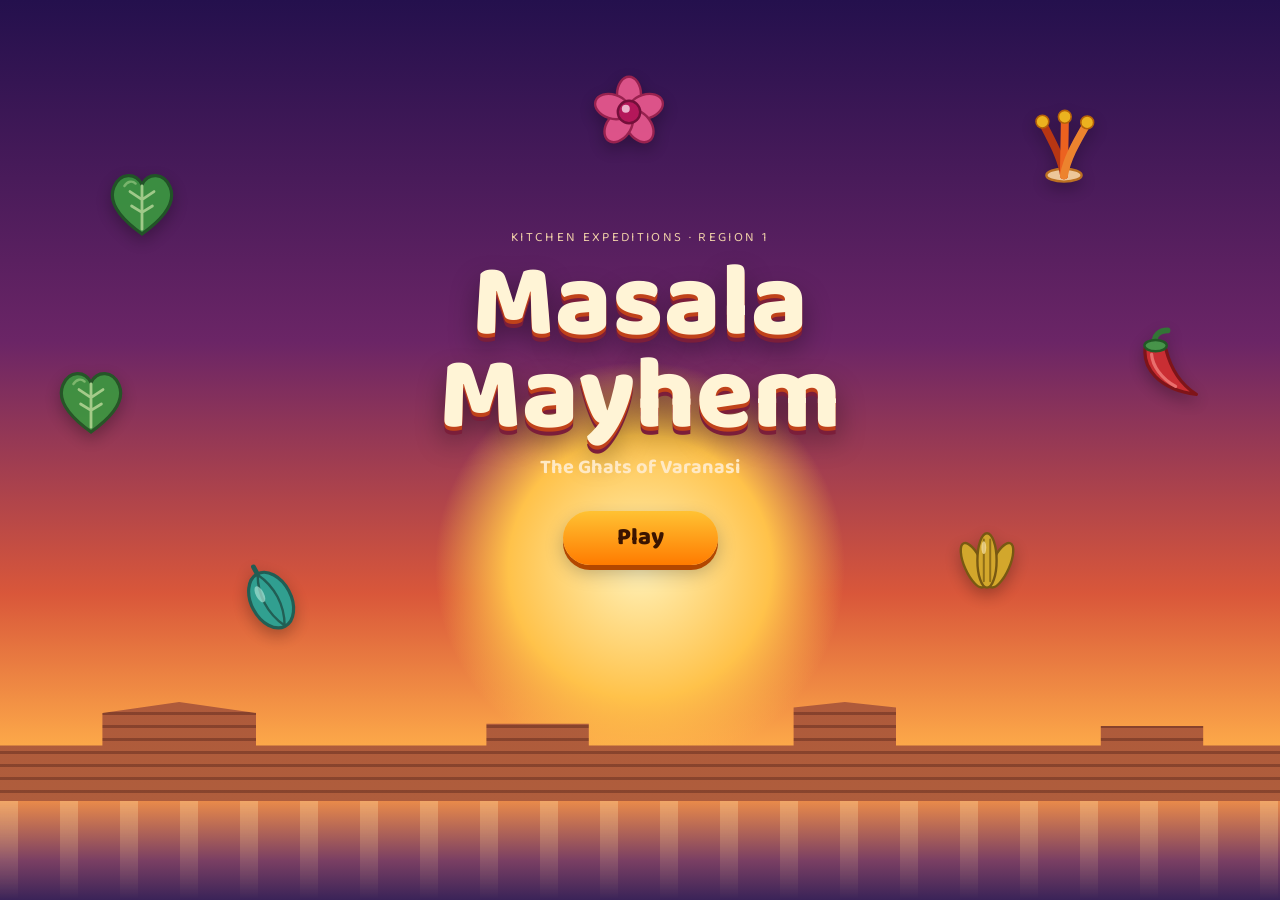
<file: index.html>
<!doctype html>
<html lang="en">
<head>
<meta charset="utf-8">
<meta name="viewport" content="width=device-width, initial-scale=1, minimum-scale=1, maximum-scale=1, viewport-fit=cover, user-scalable=no">
<title>Masala Mayhem</title>
<meta name="description" content="A match-3 spice puzzle set on the ghats of Varanasi.">
<meta name="theme-color" content="#1b1035">
<link rel="icon" href="favicon.svg" type="image/svg+xml">
<link rel="preconnect" href="https://fonts.googleapis.com">
<link rel="preconnect" href="https://fonts.gstatic.com" crossorigin>
<link href="https://fonts.googleapis.com/css2?family=Baloo+2:wght@500;700;800&display=swap" rel="stylesheet">
<link rel="stylesheet" href="style.css">
</head>
<body>

<!-- shared gradients used by tile art -->
<svg width="0" height="0" style="position:absolute" aria-hidden="true">
  <defs>
    <radialGradient id="tadkaGlow">
      <stop offset="0%" stop-color="#fff3b0" stop-opacity=".95"/>
      <stop offset="55%" stop-color="#ffb300" stop-opacity=".55"/>
      <stop offset="100%" stop-color="#ff6d00" stop-opacity="0"/>
    </radialGradient>
    <radialGradient id="diyaGlow">
      <stop offset="0%" stop-color="#fff6c2" stop-opacity=".95"/>
      <stop offset="100%" stop-color="#ff9800" stop-opacity="0"/>
    </radialGradient>
  </defs>
</svg>

<div id="app">

  <!-- TITLE -->
  <section id="screen-title" class="screen active">
    <div class="sun"></div>
    <div class="floaters" id="floaters"></div>
    <div class="title-content">
      <div class="kicker">Kitchen Expeditions · Region 1</div>
      <h1 class="logo">Masala<br>Mayhem</h1>
      <div class="subtitle">The Ghats of Varanasi</div>
      <button class="btn primary big" id="btnPlay">Play</button>
    </div>
    <div class="skyline">
      <div class="ghat-steps"></div>
      <div class="ganga"></div>
    </div>
  </section>

  <!-- MAP -->
  <section id="screen-map" class="screen">
    <header class="map-head">
      <button class="icon-btn" id="btnMapHome" aria-label="Home">⌂</button>
      <div class="map-title">
        <div class="small">Region 1</div>
        <div class="big">Varanasi</div>
      </div>
      <button class="chip" id="btnRecipe" hidden>🥛 Recipe</button>
      <div class="chip stars-chip">★ <span id="mapStars">0</span></div>
      <button class="icon-btn" id="btnMuteMap" aria-label="Sound">🔊</button>
    </header>
    <div class="map-scroll" id="mapScroll">
      <div class="map-inner">
        <div class="map-river"></div>
        <div class="map-list" id="mapList"></div>
      </div>
    </div>
  </section>

  <!-- GAME -->
  <section id="screen-game" class="screen">
    <header class="hud">
      <button class="icon-btn" id="btnBack" aria-label="Back to map">‹</button>
      <div class="hud-level">
        <div id="hudGhat" class="small">Assi Ghat</div>
        <div id="hudTitle" class="big">Level 1</div>
      </div>
      <button class="icon-btn" id="btnMute" aria-label="Sound">🔊</button>
      <div class="hud-moves" id="movesBox"><span id="hudMoves">20</span><small>moves</small></div>
    </header>
    <div class="hud2">
      <div class="score-box">
        <div class="small">Score</div>
        <div id="hudScore" class="score">0</div>
        <div class="starbar"><div id="starFill"></div><div id="starMarks"><i></i><i></i><i></i></div></div>
      </div>
      <div class="goals" id="goals"></div>
    </div>
    <div id="boardWrap">
      <div id="board">
        <div id="cellLayer"></div>
        <div id="tileLayer"></div>
        <div id="overLayer"></div>
        <div id="fxLayer"></div>
      </div>
    </div>
    <div class="boosters">
      <button class="booster" data-b="pin" aria-label="Rolling Pin">
        <svg viewBox="0 0 100 100"><g transform="rotate(-30 50 50)"><rect x="3" y="44" width="16" height="12" rx="6" fill="#8d5a2b"/><rect x="81" y="44" width="16" height="12" rx="6" fill="#8d5a2b"/><rect x="16" y="36" width="68" height="28" rx="14" fill="#d9a066" stroke="#6d4424" stroke-width="4"/></g></svg>
        <span class="bname">Pin <span class="dir"></span></span><span class="count">0</span>
      </button>
      <button class="booster" data-b="whisk" aria-label="Whisk">
        <svg viewBox="0 0 100 100"><path d="M50 58 L50 94" stroke="#8d5a2b" stroke-width="10" stroke-linecap="round"/><g fill="none" stroke="#cfd8dc" stroke-width="4"><path d="M50 60 C20 40 26 6 50 6 C74 6 80 40 50 60Z"/><path d="M50 60 C34 40 38 8 50 6 C62 8 66 40 50 60Z"/><path d="M50 60 L50 6"/></g></svg>
        <span class="bname">Whisk</span><span class="count">0</span>
      </button>
      <button class="booster" data-b="saffron" aria-label="Saffron Drop">
        <svg viewBox="0 0 100 100"><path d="M50 8 C66 34 80 50 80 66 A30 30 0 0 1 20 66 C20 50 34 34 50 8Z" fill="#ff8a1f" stroke="#b33c00" stroke-width="4"/><path d="M38 60 C36 72 44 80 54 80" stroke="#ffe0a0" stroke-width="5" fill="none" stroke-linecap="round"/></svg>
        <span class="bname">Saffron</span><span class="count">0</span>
      </button>
    </div>
  </section>
</div>

<div id="modal" class="modal hidden"><div class="modal-card" id="modalCard"></div></div>
<div id="toast"></div>

<script src="levels.js"></script>
<script src="game.js"></script>
</body>
</html>
</file>
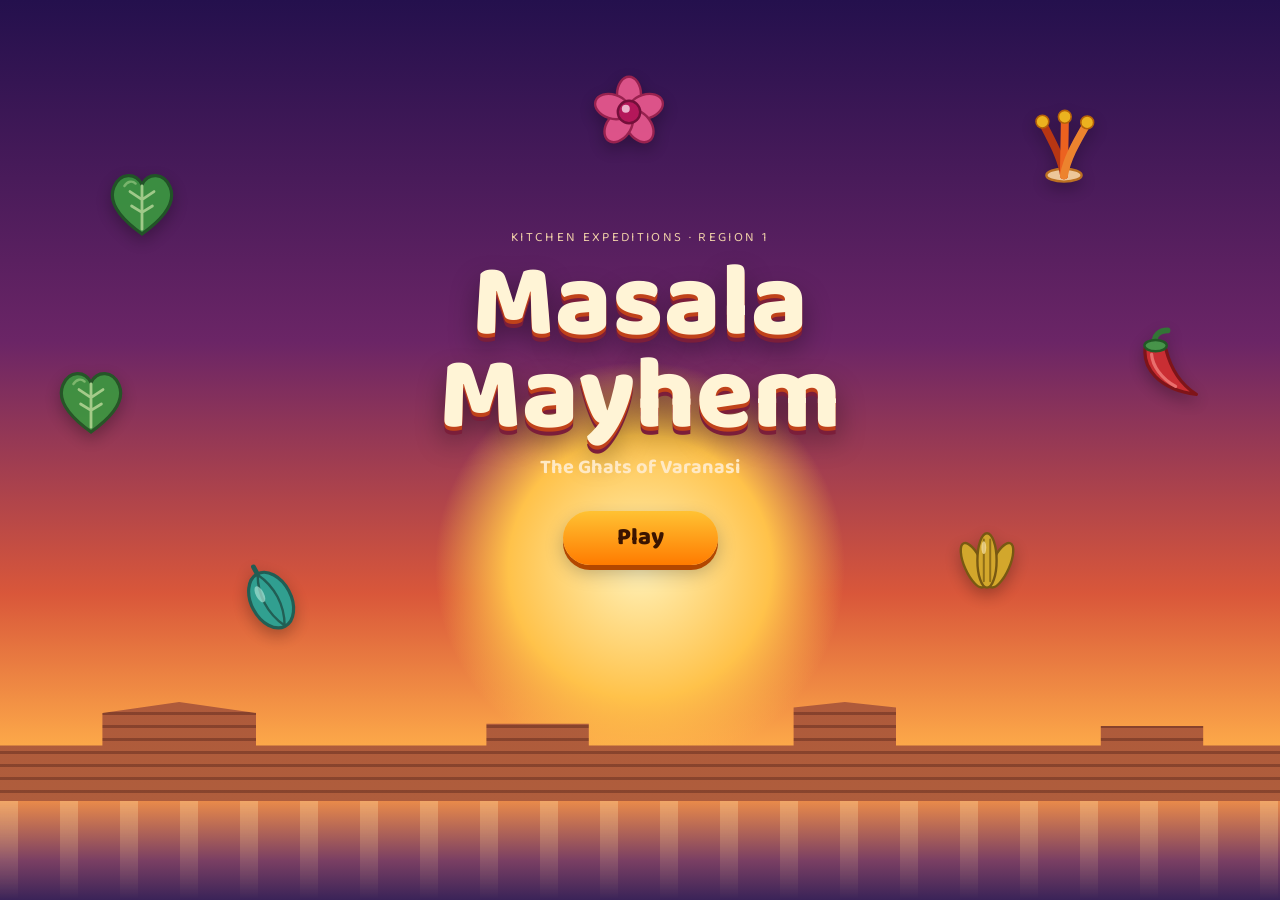
<file: ios/MasalaMayhem/web/index.html>
<!doctype html>
<html lang="en">
<head>
<meta charset="utf-8">
<meta name="viewport" content="width=device-width, initial-scale=1, minimum-scale=1, maximum-scale=1, viewport-fit=cover, user-scalable=no">
<title>Masala Mayhem</title>
<meta name="description" content="A match-3 spice puzzle set on the ghats of Varanasi.">
<meta name="theme-color" content="#1b1035">
<link rel="icon" href="favicon.svg" type="image/svg+xml">
<link rel="preconnect" href="https://fonts.googleapis.com">
<link rel="preconnect" href="https://fonts.gstatic.com" crossorigin>
<link href="https://fonts.googleapis.com/css2?family=Baloo+2:wght@500;700;800&display=swap" rel="stylesheet">
<link rel="stylesheet" href="style.css">
</head>
<body>

<!-- shared gradients used by tile art -->
<svg width="0" height="0" style="position:absolute" aria-hidden="true">
  <defs>
    <radialGradient id="tadkaGlow">
      <stop offset="0%" stop-color="#fff3b0" stop-opacity=".95"/>
      <stop offset="55%" stop-color="#ffb300" stop-opacity=".55"/>
      <stop offset="100%" stop-color="#ff6d00" stop-opacity="0"/>
    </radialGradient>
    <radialGradient id="diyaGlow">
      <stop offset="0%" stop-color="#fff6c2" stop-opacity=".95"/>
      <stop offset="100%" stop-color="#ff9800" stop-opacity="0"/>
    </radialGradient>
  </defs>
</svg>

<div id="app">

  <!-- TITLE -->
  <section id="screen-title" class="screen active">
    <div class="sun"></div>
    <div class="floaters" id="floaters"></div>
    <div class="title-content">
      <div class="kicker">Kitchen Expeditions · Region 1</div>
      <h1 class="logo">Masala<br>Mayhem</h1>
      <div class="subtitle">The Ghats of Varanasi</div>
      <button class="btn primary big" id="btnPlay">Play</button>
    </div>
    <div class="skyline">
      <div class="ghat-steps"></div>
      <div class="ganga"></div>
    </div>
  </section>

  <!-- MAP -->
  <section id="screen-map" class="screen">
    <header class="map-head">
      <button class="icon-btn" id="btnMapHome" aria-label="Home">⌂</button>
      <div class="map-title">
        <div class="small">Region 1</div>
        <div class="big">Varanasi</div>
      </div>
      <button class="chip" id="btnFreeBooster" hidden>🎁 Free</button>
      <button class="chip" id="btnRecipe" hidden>🥛 Recipe</button>
      <div class="chip stars-chip">★ <span id="mapStars">0</span></div>
      <button class="icon-btn" id="btnMuteMap" aria-label="Sound">🔊</button>
    </header>
    <div class="map-scroll" id="mapScroll">
      <div class="map-inner">
        <div class="map-river"></div>
        <div class="map-list" id="mapList"></div>
      </div>
    </div>
  </section>

  <!-- GAME -->
  <section id="screen-game" class="screen">
    <header class="hud">
      <button class="icon-btn" id="btnBack" aria-label="Back to map">‹</button>
      <div class="hud-level">
        <div id="hudGhat" class="small">Assi Ghat</div>
        <div id="hudTitle" class="big">Level 1</div>
      </div>
      <button class="icon-btn" id="btnMute" aria-label="Sound">🔊</button>
      <div class="hud-moves" id="movesBox"><span id="hudMoves">20</span><small>moves</small></div>
    </header>
    <div class="hud2">
      <div class="score-box">
        <div class="small">Score</div>
        <div id="hudScore" class="score">0</div>
        <div class="starbar"><div id="starFill"></div><div id="starMarks"><i></i><i></i><i></i></div></div>
      </div>
      <div class="goals" id="goals"></div>
    </div>
    <div id="boardWrap">
      <div id="board">
        <div id="cellLayer"></div>
        <div id="tileLayer"></div>
        <div id="overLayer"></div>
        <div id="fxLayer"></div>
      </div>
    </div>
    <div class="boosters">
      <button class="booster" data-b="pin" aria-label="Rolling Pin">
        <svg viewBox="0 0 100 100"><g transform="rotate(-30 50 50)"><rect x="3" y="44" width="16" height="12" rx="6" fill="#8d5a2b"/><rect x="81" y="44" width="16" height="12" rx="6" fill="#8d5a2b"/><rect x="16" y="36" width="68" height="28" rx="14" fill="#d9a066" stroke="#6d4424" stroke-width="4"/></g></svg>
        <span class="bname">Pin <span class="dir"></span></span><span class="count">0</span>
      </button>
      <button class="booster" data-b="whisk" aria-label="Whisk">
        <svg viewBox="0 0 100 100"><path d="M50 58 L50 94" stroke="#8d5a2b" stroke-width="10" stroke-linecap="round"/><g fill="none" stroke="#cfd8dc" stroke-width="4"><path d="M50 60 C20 40 26 6 50 6 C74 6 80 40 50 60Z"/><path d="M50 60 C34 40 38 8 50 6 C62 8 66 40 50 60Z"/><path d="M50 60 L50 6"/></g></svg>
        <span class="bname">Whisk</span><span class="count">0</span>
      </button>
      <button class="booster" data-b="saffron" aria-label="Saffron Drop">
        <svg viewBox="0 0 100 100"><path d="M50 8 C66 34 80 50 80 66 A30 30 0 0 1 20 66 C20 50 34 34 50 8Z" fill="#ff8a1f" stroke="#b33c00" stroke-width="4"/><path d="M38 60 C36 72 44 80 54 80" stroke="#ffe0a0" stroke-width="5" fill="none" stroke-linecap="round"/></svg>
        <span class="bname">Saffron</span><span class="count">0</span>
      </button>
    </div>
  </section>
</div>

<div id="modal" class="modal hidden"><div class="modal-card" id="modalCard"></div></div>
<div id="toast"></div>

<script src="levels.js"></script>
<script src="game.js"></script>
</body>
</html>
</file>
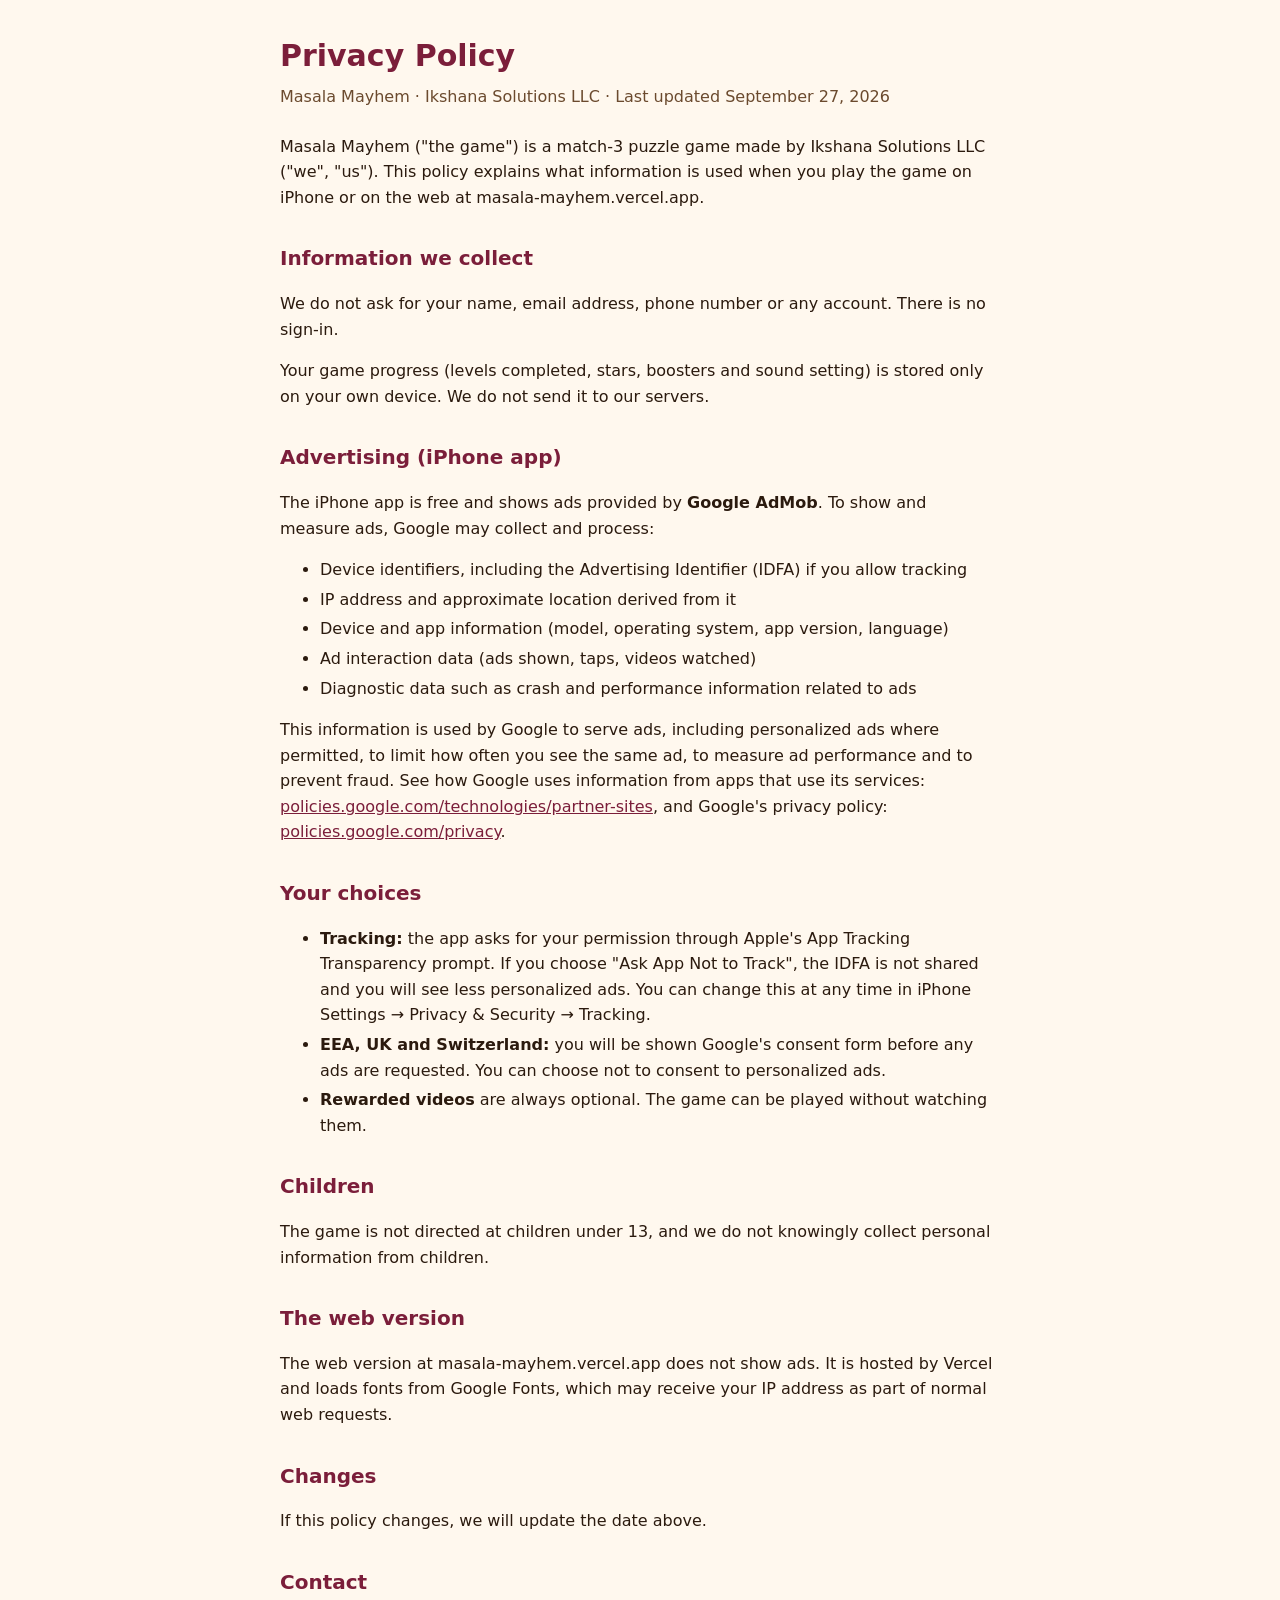
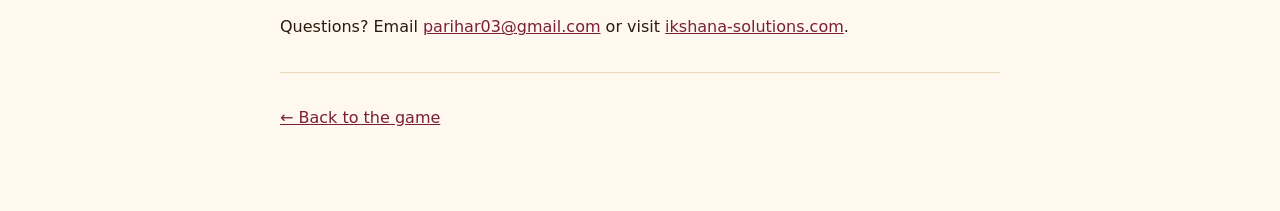
<file: privacy.html>
<!doctype html>
<html lang="en">
<head>
<meta charset="utf-8">
<meta name="viewport" content="width=device-width, initial-scale=1">
<title>Privacy Policy – Masala Mayhem</title>
<link rel="icon" href="favicon.svg" type="image/svg+xml">
<style>
  :root { --bg: #fff8ee; --ink: #2b1a0e; --muted: #6b4a2e; --accent: #7b1e3a; --line: #ead7b8; }
  @media (prefers-color-scheme: dark) { :root { --bg: #1b1035; --ink: #f6ecff; --muted: #cbb8e8; --accent: #ffb300; --line: #3a2a60; } }
  body { margin: 0; background: var(--bg); color: var(--ink); font: 16px/1.6 system-ui, -apple-system, "Segoe UI", sans-serif; }
  main { max-width: 720px; margin: 0 auto; padding: 32px 16px 64px; }
  h1 { color: var(--accent); margin: 0 0 4px; font-size: 30px; }
  h2 { color: var(--accent); font-size: 20px; margin-top: 32px; }
  .date { color: var(--muted); margin-bottom: 24px; }
  a { color: var(--accent); }
  li { margin: 4px 0; }
  hr { border: 0; border-top: 1px solid var(--line); margin: 32px 0; }
</style>
</head>
<body>
<main>
  <h1>Privacy Policy</h1>
  <div class="date">Masala Mayhem · Ikshana Solutions LLC · Last updated September 27, 2026</div>

  <p>Masala Mayhem ("the game") is a match-3 puzzle game made by Ikshana Solutions LLC ("we", "us"). This policy explains what information is used when you play the game on iPhone or on the web at masala-mayhem.vercel.app.</p>

  <h2>Information we collect</h2>
  <p>We do not ask for your name, email address, phone number or any account. There is no sign-in.</p>
  <p>Your game progress (levels completed, stars, boosters and sound setting) is stored only on your own device. We do not send it to our servers.</p>

  <h2>Advertising (iPhone app)</h2>
  <p>The iPhone app is free and shows ads provided by <strong>Google AdMob</strong>. To show and measure ads, Google may collect and process:</p>
  <ul>
    <li>Device identifiers, including the Advertising Identifier (IDFA) if you allow tracking</li>
    <li>IP address and approximate location derived from it</li>
    <li>Device and app information (model, operating system, app version, language)</li>
    <li>Ad interaction data (ads shown, taps, videos watched)</li>
    <li>Diagnostic data such as crash and performance information related to ads</li>
  </ul>
  <p>This information is used by Google to serve ads, including personalized ads where permitted, to limit how often you see the same ad, to measure ad performance and to prevent fraud. See how Google uses information from apps that use its services: <a href="https://policies.google.com/technologies/partner-sites" target="_blank" rel="noopener">policies.google.com/technologies/partner-sites</a>, and Google's privacy policy: <a href="https://policies.google.com/privacy" target="_blank" rel="noopener">policies.google.com/privacy</a>.</p>

  <h2>Your choices</h2>
  <ul>
    <li><strong>Tracking:</strong> the app asks for your permission through Apple's App Tracking Transparency prompt. If you choose "Ask App Not to Track", the IDFA is not shared and you will see less personalized ads. You can change this at any time in iPhone Settings → Privacy &amp; Security → Tracking.</li>
    <li><strong>EEA, UK and Switzerland:</strong> you will be shown Google's consent form before any ads are requested. You can choose not to consent to personalized ads.</li>
    <li><strong>Rewarded videos</strong> are always optional. The game can be played without watching them.</li>
  </ul>

  <h2>Children</h2>
  <p>The game is not directed at children under 13, and we do not knowingly collect personal information from children.</p>

  <h2>The web version</h2>
  <p>The web version at masala-mayhem.vercel.app does not show ads. It is hosted by Vercel and loads fonts from Google Fonts, which may receive your IP address as part of normal web requests.</p>

  <h2>Changes</h2>
  <p>If this policy changes, we will update the date above.</p>

  <h2>Contact</h2>
  <p>Questions? Email <a href="mailto:parihar03@gmail.com">parihar03@gmail.com</a> or visit <a href="https://ikshana-solutions.com" target="_blank" rel="noopener">ikshana-solutions.com</a>.</p>

  <hr>
  <p><a href="/">← Back to the game</a></p>
</main>
</body>
</html>
</file>
<file: style.css>
:root {
  --bg: #1b1035;
  --ink: #fff7e8;
  --muted: #d8c7ff;
  --saffron: #ff9933;
  --marigold: #ffb300;
  --maroon: #7b1e3a;
  --sand: #ecd3a6;
  --card: #fff7ea;
  --card-ink: #3b1f0e;
  --s: 48px;
}
* { box-sizing: border-box; margin: 0; padding: 0; }
html, body {
  height: 100%;
  background: var(--bg);
  color: var(--ink);
  font-family: 'Baloo 2', system-ui, -apple-system, 'Segoe UI', sans-serif;
  overscroll-behavior: none;
  -webkit-tap-highlight-color: transparent;
  user-select: none; -webkit-user-select: none;
  overflow: hidden;
  touch-action: manipulation;
  -webkit-text-size-adjust: 100%; text-size-adjust: 100%;
}
* { touch-action: manipulation; }
button { font: inherit; color: inherit; background: none; border: 0; cursor: pointer; }
#app { position: fixed; inset: 0; }
.screen { position: absolute; inset: 0; display: none; flex-direction: column; overflow: hidden; }
.screen.active { display: flex; }
.small { font-size: 12px; opacity: .75; letter-spacing: .04em; text-transform: uppercase; }
.big { font-size: 20px; font-weight: 800; line-height: 1.1; }

/* ---------- buttons ---------- */
.btn {
  display: inline-block; text-decoration: none; text-align: center;
  border-radius: 999px; padding: 11px 26px; font-weight: 800; font-size: 17px;
  transition: transform .1s;
}
.btn:active { transform: translateY(3px); }
.btn.primary {
  background: linear-gradient(#ffc233, #ff7b00); color: #3b1400;
  box-shadow: 0 5px 0 #b34700, 0 8px 18px rgba(0,0,0,.25);
}
.btn.primary:active { box-shadow: 0 2px 0 #b34700; }
.btn.ghost { background: rgba(123, 30, 58, .1); color: var(--maroon); }
.btn.big { font-size: 24px; padding: 14px 54px; }
.icon-btn {
  width: 40px; height: 40px; border-radius: 12px; flex: none;
  background: rgba(255,255,255,.12); font-size: 20px; display: grid; place-items: center;
}
.chip {
  background: rgba(255,255,255,.14); border-radius: 999px; padding: 5px 12px;
  font-weight: 700; font-size: 14px; white-space: nowrap;
}
.stars-chip { color: #ffd54f; }

/* ---------- title ---------- */
#screen-title {
  align-items: center; justify-content: center; text-align: center; overflow: hidden;
  background: linear-gradient(180deg, #24104d 0%, #6b2566 38%, #d9573a 66%, #ffae4a 84%, #ffd27a 100%);
}
.sun {
  position: absolute; width: 46vmin; height: 46vmin; border-radius: 50%;
  left: 50%; bottom: 14%; transform: translateX(-50%);
  background: radial-gradient(circle, #fff1b8 0%, #ffc24a 45%, rgba(255,140,40,0) 70%);
  animation: sunrise 6s ease-in-out infinite alternate;
}
@keyframes sunrise { to { transform: translateX(-50%) translateY(-12px) scale(1.04); } }
.title-content { position: relative; z-index: 2; padding: 20px; margin-bottom: 12vh; }
.kicker { font-size: 13px; letter-spacing: .18em; text-transform: uppercase; color: #ffe2b0; opacity: .9; }
.logo {
  font-size: clamp(56px, 16vw, 104px); line-height: .9; font-weight: 800; margin: 10px 0 6px;
  color: #fff4d6;
  text-shadow: 0 4px 0 #c0421a, 0 8px 0 #7b1e3a, 0 14px 28px rgba(0,0,0,.4);
}
.subtitle { font-size: 20px; font-weight: 700; color: #ffe9c4; margin-bottom: 28px; }
.skyline { position: absolute; left: 0; right: 0; bottom: 0; height: 22%; z-index: 1; }
.ghat-steps {
  position: absolute; left: 0; right: 0; top: 0; height: 55%;
  background: repeating-linear-gradient(180deg, #a8553a 0 10px, #7d3a2a 10px 13px);
  clip-path: polygon(0 40%, 8% 40%, 8% 10%, 14% 0, 20% 10%, 20% 40%, 38% 40%, 38% 20%, 46% 20%, 46% 40%, 62% 40%, 62% 5%, 66% 0, 70% 5%, 70% 40%, 86% 40%, 86% 22%, 94% 22%, 94% 40%, 100% 40%, 100% 100%, 0 100%);
  opacity: .92;
}
.ganga {
  position: absolute; left: 0; right: 0; bottom: 0; height: 50%;
  background: linear-gradient(180deg, #e98a4a, #7a3f63 60%, #3a2358);
}
.ganga::after {
  content: ''; position: absolute; inset: 0;
  background: repeating-linear-gradient(90deg, rgba(255,220,160,.35) 0 18px, transparent 18px 60px);
  mask: linear-gradient(180deg, #000, transparent);
  -webkit-mask: linear-gradient(180deg, #000, transparent);
  animation: shimmer 4s linear infinite;
}
@keyframes shimmer { to { background-position: 120px 0; } }
.floaters { position: absolute; inset: 0; z-index: 1; pointer-events: none; }
.floater {
  position: absolute; width: 13vmin; height: 13vmin; max-width: 80px; max-height: 80px; opacity: .9;
  animation: bob 4.5s ease-in-out infinite;
  filter: drop-shadow(0 6px 8px rgba(0,0,0,.3));
}
.floater svg { width: 100%; height: 100%; }
@keyframes bob { 50% { transform: translateY(-14px) rotate(8deg); } }

/* ---------- map ---------- */
#screen-map { background: var(--sand); color: var(--card-ink); }
.map-head {
  display: flex; align-items: center; gap: 8px;
  padding: 10px 12px; padding-top: max(10px, env(safe-area-inset-top));
  background: linear-gradient(180deg, #2a1650, #3a1d62); color: var(--ink);
  box-shadow: 0 4px 12px rgba(0,0,0,.25); z-index: 3;
}
.map-title { flex: 1; }
.map-scroll { flex: 1; overflow-y: auto; -webkit-overflow-scrolling: touch; }
.map-inner {
  position: relative; min-height: 100%;
  background:
    repeating-linear-gradient(180deg, transparent 0 34px, rgba(120, 70, 30, .14) 34px 38px),
    linear-gradient(90deg, #efd6aa, #e2c08b);
}
.map-river {
  position: absolute; top: 0; bottom: 0; right: 0; width: 30%;
  background: linear-gradient(90deg, #1f6f8f, #2b89aa 40%, #1b6583);
  border-left: 6px solid #b98d57;
  overflow: hidden;
}
.map-river::before {
  content: ''; position: absolute; inset: -40px 0 0 0;
  background: repeating-linear-gradient(170deg, rgba(255,255,255,.18) 0 3px, transparent 3px 40px);
  animation: riverflow 3s linear infinite;
}
@keyframes riverflow { to { transform: translateY(40px); } }
.map-list {
  position: relative; width: 70%;
  display: flex; flex-direction: column-reverse;
  padding: 30px 0 60px;
}
.ghat-banner { display: flex; justify-content: center; margin: 22px 0 10px; }
.ghat-banner span {
  background: var(--maroon); color: #ffe7b3; font-weight: 800; font-size: 15px;
  padding: 6px 16px; border-radius: 10px; box-shadow: 0 4px 0 #4a0f22;
  letter-spacing: .04em;
}
.ghat-banner.finale span { background: linear-gradient(#ff9f1c, #d9480f); color: #fff; box-shadow: 0 4px 0 #8a2d06; }
.lvl-row { position: relative; height: 96px; }
.node {
  position: absolute; top: 8px; left: calc(50% + var(--off));
  transform: translateX(-50%);
  width: 62px; height: 62px; border-radius: 50%;
  display: grid; place-items: center;
  font-size: 24px; font-weight: 800;
}
.node.done { background: radial-gradient(circle at 35% 30%, #ffd166, #ff8a00); color: #4a1d00; box-shadow: 0 5px 0 #b34700; }
.node.now {
  background: radial-gradient(circle at 35% 30%, #ff7aa8, #c2185b); color: #fff; box-shadow: 0 5px 0 #7a0f38;
  width: 70px; height: 70px; animation: pulse 1.4s ease-in-out infinite;
}
.node.locked { background: #cdb48a; color: #7a6243; box-shadow: 0 5px 0 #a38a62; font-size: 20px; }
.node.finale.now, .node.finale.done { width: 78px; height: 78px; font-size: 32px; }
@keyframes pulse { 50% { box-shadow: 0 5px 0 #7a0f38, 0 0 0 12px rgba(236, 64, 122, .25); } }
.nstars { position: absolute; bottom: -12px; left: 50%; transform: translateX(-50%); display: flex; gap: 1px; }
.nstars i { width: 17px; height: 17px; display: block; }
.nstars i svg { width: 100%; height: 100%; fill: #bca57f; stroke: #7a6243; stroke-width: 6; }
.nstars i.on svg { fill: #ffd54f; stroke: #b37400; }
.node-label {
  position: absolute; top: 76px; left: calc(50% + var(--off)); transform: translateX(-50%);
  font-size: 12px; font-weight: 700; white-space: nowrap; color: #6b3a1c; opacity: .85;
}

/* ---------- game ---------- */
#screen-game { background: radial-gradient(ellipse at 50% 0%, #432075, #1b1035 70%); }
.hud {
  display: flex; align-items: center; gap: 8px;
  padding: 10px 12px 6px; padding-top: max(10px, env(safe-area-inset-top));
}
.hud-level { flex: 1; min-width: 0; }
.hud-level .big { font-size: 18px; white-space: nowrap; overflow: hidden; text-overflow: ellipsis; }
.hud-moves {
  background: linear-gradient(#ffc233, #ff7b00); color: #3b1400;
  border-radius: 14px; padding: 2px 12px 4px; text-align: center; min-width: 66px;
  box-shadow: 0 4px 0 #b34700; line-height: 1;
}
.hud-moves span { display: block; font-size: 28px; font-weight: 800; }
.hud-moves small { font-size: 11px; font-weight: 700; }
.hud-moves.low { background: linear-gradient(#ff6b6b, #c62828); color: #fff; box-shadow: 0 4px 0 #7f0000; animation: lowpulse .8s ease-in-out infinite; }
@keyframes lowpulse { 50% { transform: scale(1.07); } }
.hud2 { display: flex; gap: 8px; padding: 2px 12px 6px; align-items: stretch; }
.score-box { background: rgba(255,255,255,.08); border-radius: 14px; padding: 5px 12px 8px; width: 132px; flex: none; }
.score { font-size: 20px; font-weight: 800; line-height: 1.1; }
.starbar { position: relative; height: 9px; background: rgba(0,0,0,.4); border-radius: 6px; margin-top: 5px; }
#starFill { height: 100%; width: 0; border-radius: 6px; background: linear-gradient(90deg, #ffb300, #ff5e3a); transition: width .4s; }
#starMarks i {
  position: absolute; top: -5px; width: 17px; height: 17px; transform: translateX(-60%);
  background: #6b5a8a;
  clip-path: polygon(50% 0, 62% 35%, 98% 37%, 69% 58%, 79% 94%, 50% 72%, 21% 94%, 31% 58%, 2% 37%, 38% 35%);
  transition: background .3s;
}
#starMarks i.on { background: #ffd54f; }
.goals { flex: 1; display: flex; gap: 6px; justify-content: flex-end; flex-wrap: wrap; align-content: center; }
.goal {
  display: flex; align-items: center; gap: 4px;
  background: rgba(255,255,255,.08); border-radius: 14px; padding: 4px 10px 4px 5px;
}
.gi { width: 32px; height: 32px; display: block; flex: none; }
.gi svg { width: 100%; height: 100%; display: block; }
.star-ico svg { fill: #ffd54f; stroke: #b37400; stroke-width: 5; }
.goal b { font-size: 18px; min-width: 18px; text-align: center; }
.goal.done b { color: #7dff9e; }

#boardWrap { flex: 1; min-height: 0; overflow: hidden; display: flex; align-items: center; justify-content: center; padding: 4px; }
#board {
  position: relative; touch-action: none !important;
  filter: drop-shadow(0 10px 22px rgba(0,0,0,.45));
}
#cellLayer, #tileLayer, #overLayer, #fxLayer { position: absolute; inset: 0; }
#tileLayer { overflow: hidden; pointer-events: none; }
#overLayer, #fxLayer { pointer-events: none; }
#fxLayer { overflow: visible; }

.cell {
  position: absolute; left: 0; top: 0; padding: 1.5px; background-clip: content-box;
  background-color: rgba(255, 236, 214, .15);
  border-radius: calc(var(--s) * .2);
}
.cell.alt { background-color: rgba(255, 236, 214, .22); }
.cell.void { background: none; }
.cell.diya-off { background-color: rgba(176, 26, 64, .65); box-shadow: inset 0 0 0 2px rgba(255, 190, 90, .6); }
.cell.diya-on { background-image: radial-gradient(circle, #ffe08a, #ff9a2e 75%); background-color: transparent; transition: background .4s; }
.current {
  position: absolute; left: 0; width: 100%; pointer-events: none;
  background: repeating-linear-gradient(90deg, rgba(90, 200, 255, .32) 0 12px, rgba(90, 200, 255, .1) 12px 26px);
  border-top: 1px solid rgba(140, 220, 255, .7); border-bottom: 1px solid rgba(140, 220, 255, .7);
  animation: flow 1.1s linear infinite;
}
@keyframes flow { to { background-position: 26px 0; } }

.tile {
  position: absolute; left: 0; top: 0; padding: calc(var(--s) * .07);
  transition: transform .24s cubic-bezier(.3, .7, .4, 1.12);
  will-change: transform;
}
.tile svg {
  width: 100%; height: 100%; display: block;
  filter: drop-shadow(0 2px 1.5px rgba(0,0,0,.4));
  transition: transform .15s;
}
.tile.whisk { transition: transform .5s cubic-bezier(.5, -.4, .4, 1.4); }
.tile.sel svg { transform: scale(1.15); filter: drop-shadow(0 0 5px #fff) drop-shadow(0 2px 2px rgba(0,0,0,.4)); }
.tile.wild svg { animation: spin 7s linear infinite; }
.tile.tadka svg { animation: glow 1s ease-in-out infinite alternate; }
.tile.hint { z-index: 2; }
.tile.hint::before {
  content: ''; position: absolute; inset: 4%; border-radius: 22%;
  background: radial-gradient(circle, rgba(255, 236, 140, .75), rgba(255, 179, 0, .25) 60%, transparent 75%);
  box-shadow: 0 0 0 2px rgba(255, 213, 79, .9);
  animation: hintGlow 1s ease-in-out infinite;
}
.tile.hint svg { position: relative; animation: wiggle .9s ease-in-out infinite; }
@keyframes hintGlow { 50% { opacity: .35; transform: scale(.92); } }
.tile.born svg { animation: born .4s ease-out; }
.tile.pop svg { animation: pop .28s ease-in forwards; }
@keyframes spin { to { transform: rotate(360deg); } }
@keyframes glow { to { filter: drop-shadow(0 0 7px #ffc107) drop-shadow(0 0 2px #fff); transform: scale(1.06); } }
@keyframes wiggle { 25% { transform: rotate(-10deg) scale(1.08); } 75% { transform: rotate(10deg) scale(1.08); } }
@keyframes born { 0% { transform: scale(.2); } 70% { transform: scale(1.22); } 100% { transform: scale(1); } }
@keyframes pop { 40% { transform: scale(1.25); } 100% { transform: scale(0); opacity: 0; } }

.over { position: absolute; left: 0; top: 0; }
.over > svg { width: 100%; height: 100%; display: block; }
.over.garland > svg { padding: 3%; }
.over.kulhad > svg { padding: 6%; }
.over.kulhad { animation: none; }
.over .badge { position: absolute; right: 1px; bottom: 0; width: 38%; height: 38%; filter: drop-shadow(0 1px 1px rgba(0,0,0,.6)); }
.over .badge svg { width: 100%; height: 100%; }

#board.shake { animation: shake .45s; }
@keyframes shake {
  20% { transform: translate(-6px, 3px); } 40% { transform: translate(5px, -4px); }
  60% { transform: translate(-4px, 2px); } 80% { transform: translate(3px, -1px); }
}
.fx { position: absolute; pointer-events: none; }
.fx.streak.h {
  left: 0; width: 100%; border-radius: 99px;
  background: linear-gradient(90deg, transparent, #fff3c4 20%, #ffb300 50%, #fff3c4 80%, transparent);
  animation: streakH .55s ease-out forwards;
}
.fx.streak.v {
  top: 0; height: 100%; border-radius: 99px;
  background: linear-gradient(180deg, transparent, #fff3c4 20%, #ffb300 50%, #fff3c4 80%, transparent);
  animation: streakV .55s ease-out forwards;
}
@keyframes streakH { 0% { transform: scaleX(0); } 55% { transform: scaleX(1); opacity: 1; } 100% { transform: scaleX(1) scaleY(0); opacity: 0; } }
@keyframes streakV { 0% { transform: scaleY(0); } 55% { transform: scaleY(1); opacity: 1; } 100% { transform: scaleY(1) scaleX(0); opacity: 0; } }
.fx.ring { border-radius: 50%; border: 4px solid #ffe082; animation: ring .6s ease-out forwards; }
.fx.ring.mortar { border-color: #e0e0e0; background: radial-gradient(circle, rgba(220,220,220,.5), transparent 62%); }
.fx.ring.tadka { border-color: #ffb300; background: radial-gradient(circle, rgba(255,230,120,.95), rgba(255,110,20,.5) 45%, transparent 70%); }
@keyframes ring { 0% { transform: scale(.15); opacity: 1; } 100% { transform: scale(1); opacity: 0; } }
.particle {
  position: absolute; width: 8px; height: 8px; margin: -4px 0 0 -4px; border-radius: 50%;
  animation: burst .65s ease-out forwards;
}
@keyframes burst { to { transform: translate(var(--dx), var(--dy)) scale(.2); opacity: 0; } }
.float {
  position: absolute; transform: translate(-50%, -50%);
  font-weight: 800; font-size: 18px; color: #fff;
  text-shadow: 0 2px 0 #b34700, 0 0 6px rgba(0,0,0,.5);
  animation: floatUp .95s ease-out forwards; white-space: nowrap;
}
@keyframes floatUp { to { transform: translate(-50%, -160%); opacity: 0; } }
.cheer {
  position: absolute; left: 50%; top: 42%; transform: translate(-50%, -50%);
  font-size: clamp(28px, 8vw, 50px); font-weight: 800; white-space: nowrap;
  color: #ffe08a; text-shadow: 0 4px 0 #b3401a, 0 0 24px rgba(255,150,0,.7);
  animation: cheer 1.2s ease-out forwards; z-index: 5;
}
@keyframes cheer {
  0% { transform: translate(-50%, -50%) scale(.3); opacity: 0; }
  25% { transform: translate(-50%, -50%) scale(1.15); opacity: 1; }
  70% { transform: translate(-50%, -50%) scale(1); opacity: 1; }
  100% { transform: translate(-50%, -90%) scale(1); opacity: 0; }
}

.boosters {
  display: flex; justify-content: center; gap: 14px;
  padding: 8px 12px; padding-bottom: max(14px, env(safe-area-inset-bottom));
}
.booster {
  position: relative; width: 76px; height: 66px; border-radius: 18px;
  background: rgba(255,255,255,.1); box-shadow: inset 0 -3px 0 rgba(0,0,0,.25);
  display: flex; flex-direction: column; align-items: center; justify-content: center; gap: 1px;
  transition: transform .1s, background .2s;
}
.booster:active { transform: scale(.95); }
.booster svg { width: 34px; height: 34px; }
.bname { font-size: 12px; font-weight: 700; }
.count {
  position: absolute; top: -7px; right: -7px; min-width: 24px; height: 24px; padding: 0 5px;
  background: #ff7b00; color: #fff; border-radius: 99px; font-size: 13px; font-weight: 800;
  display: grid; place-items: center; border: 2px solid var(--bg);
}
.booster.active { background: rgba(255, 179, 0, .35); box-shadow: 0 0 0 3px #ffb300; }
.booster.empty { opacity: .45; }
.booster.empty .count { background: #6b5a8a; }

/* ---------- modal ---------- */
.modal {
  position: fixed; inset: 0; z-index: 50; padding: 16px;
  background: rgba(12, 5, 28, .62); display: grid; place-items: center;
  backdrop-filter: blur(3px); -webkit-backdrop-filter: blur(3px);
}
.modal.hidden { display: none; }
.modal-card {
  width: 100%; max-width: 380px; max-height: 92vh; overflow-y: auto;
  background: var(--card); color: var(--card-ink);
  border-radius: 24px; padding: 22px 20px 20px; text-align: center;
  box-shadow: 0 0 0 4px #ffb300, 0 18px 50px rgba(0,0,0,.5);
  animation: popin .3s cubic-bezier(.3, .7, .4, 1.3);
}
@keyframes popin { from { transform: scale(.7); opacity: 0; } }
.modal-kicker { font-size: 12px; text-transform: uppercase; letter-spacing: .14em; color: #b3401a; font-weight: 700; }
.modal-card h2 { font-size: 30px; line-height: 1.1; margin: 4px 0 10px; color: var(--maroon); }
.modal-card p { font-size: 16px; line-height: 1.35; }
.goal-list { list-style: none; margin: 12px 0 8px; display: grid; gap: 8px; text-align: left; }
.goal-list li { display: flex; align-items: center; gap: 10px; background: #f6e3c4; border-radius: 12px; padding: 6px 12px 6px 8px; font-size: 16px; }
.goal-list .gi { width: 38px; height: 38px; }
.moves-note { font-weight: 700; color: #8a4b1c; }
.tip { margin-top: 12px; background: #fff0d0; border: 2px dashed #ffb300; border-radius: 14px; padding: 10px 12px; font-size: 15px; line-height: 1.35; text-align: left; }
.modal-btns { display: flex; flex-direction: column; gap: 10px; margin-top: 18px; }
.stars-row { display: flex; justify-content: center; gap: 6px; margin: 4px 0 6px; }
.mstar { width: 64px; height: 64px; display: block; }
.mstar:nth-child(2) { transform: translateY(-12px); width: 76px; height: 76px; }
.mstar svg { width: 100%; height: 100%; fill: #e3cfa8; stroke: #b99e6f; stroke-width: 5; }
.mstar.got svg { fill: #ffd54f; stroke: #c27c00; animation: starin .5s cubic-bezier(.3, .7, .4, 1.5) backwards; animation-delay: inherit; }
@keyframes starin { from { transform: scale(0) rotate(-90deg); } }
.final-score { font-size: 34px; font-weight: 800; color: #3b1f0e; }
.reward { color: #2e7d32; font-weight: 700; }
.recipe-intro { font-size: 15px !important; }
.recipe { text-align: left; margin-top: 12px; background: #f6e3c4; border-radius: 14px; padding: 12px 14px; }
.recipe h3 { font-size: 16px; color: var(--maroon); margin-bottom: 6px; }
.recipe ol { padding-left: 20px; font-size: 15px; line-height: 1.4; display: grid; gap: 4px; }

/* ---------- toast ---------- */
#toast {
  position: fixed; left: 50%; bottom: 110px; transform: translate(-50%, 20px);
  background: rgba(20, 10, 40, .92); color: #fff; padding: 9px 16px; border-radius: 14px;
  font-size: 15px; font-weight: 600; max-width: calc(100vw - 32px); text-align: center;
  opacity: 0; pointer-events: none; transition: opacity .25s, transform .25s; z-index: 60;
  box-shadow: 0 6px 20px rgba(0,0,0,.35);
}
#toast.show { opacity: 1; transform: translate(-50%, 0); }

@media (min-width: 700px) {
  .map-list { width: 70%; }
  .hud, .hud2 { max-width: 600px; width: 100%; margin: 0 auto; }
}
@media (prefers-reduced-motion: reduce) {
  .tile.wild svg, .tile.tadka svg, .floater, .sun, .map-river::before, .current { animation: none; }
}
</file>
<file: ios/MasalaMayhem/web/style.css>
:root {
  --bg: #1b1035;
  --ink: #fff7e8;
  --muted: #d8c7ff;
  --saffron: #ff9933;
  --marigold: #ffb300;
  --maroon: #7b1e3a;
  --sand: #ecd3a6;
  --card: #fff7ea;
  --card-ink: #3b1f0e;
  --s: 48px;
}
* { box-sizing: border-box; margin: 0; padding: 0; }
html, body {
  height: 100%;
  background: var(--bg);
  color: var(--ink);
  font-family: 'Baloo 2', system-ui, -apple-system, 'Segoe UI', sans-serif;
  overscroll-behavior: none;
  -webkit-tap-highlight-color: transparent;
  user-select: none; -webkit-user-select: none;
  overflow: hidden;
  touch-action: manipulation;
  -webkit-touch-callout: none;
  -webkit-text-size-adjust: 100%; text-size-adjust: 100%;
}
* { touch-action: manipulation; }
button { font: inherit; color: inherit; background: none; border: 0; cursor: pointer; }
#app { position: fixed; inset: 0; }
.screen { position: absolute; inset: 0; display: none; flex-direction: column; overflow: hidden; }
.screen.active { display: flex; }
.small { font-size: 12px; opacity: .75; letter-spacing: .04em; text-transform: uppercase; }
.big { font-size: 20px; font-weight: 800; line-height: 1.1; }

/* ---------- buttons ---------- */
.btn {
  display: inline-block; text-decoration: none; text-align: center;
  border-radius: 999px; padding: 11px 26px; font-weight: 800; font-size: 17px;
  transition: transform .1s;
}
.btn:active { transform: translateY(3px); }
.btn:disabled { opacity: .6; }
.btn.primary {
  background: linear-gradient(#ffc233, #ff7b00); color: #3b1400;
  box-shadow: 0 5px 0 #b34700, 0 8px 18px rgba(0,0,0,.25);
}
.btn.primary:active { box-shadow: 0 2px 0 #b34700; }
.btn.ghost { background: rgba(123, 30, 58, .1); color: var(--maroon); }
.btn.big { font-size: 24px; padding: 14px 54px; }
.icon-btn {
  width: 40px; height: 40px; border-radius: 12px; flex: none;
  background: rgba(255,255,255,.12); font-size: 20px; display: grid; place-items: center;
}
.chip {
  background: rgba(255,255,255,.14); border-radius: 999px; padding: 5px 12px;
  font-weight: 700; font-size: 14px; white-space: nowrap;
}
.stars-chip { color: #ffd54f; }

/* ---------- title ---------- */
#screen-title {
  align-items: center; justify-content: center; text-align: center; overflow: hidden;
  background: linear-gradient(180deg, #24104d 0%, #6b2566 38%, #d9573a 66%, #ffae4a 84%, #ffd27a 100%);
}
.sun {
  position: absolute; width: 46vmin; height: 46vmin; border-radius: 50%;
  left: 50%; bottom: 14%; transform: translateX(-50%);
  background: radial-gradient(circle, #fff1b8 0%, #ffc24a 45%, rgba(255,140,40,0) 70%);
  animation: sunrise 6s ease-in-out infinite alternate;
}
@keyframes sunrise { to { transform: translateX(-50%) translateY(-12px) scale(1.04); } }
.title-content { position: relative; z-index: 2; padding: 20px; margin-bottom: 12vh; }
.kicker { font-size: 13px; letter-spacing: .18em; text-transform: uppercase; color: #ffe2b0; opacity: .9; }
.logo {
  font-size: clamp(56px, 16vw, 104px); line-height: .9; font-weight: 800; margin: 10px 0 6px;
  color: #fff4d6;
  text-shadow: 0 4px 0 #c0421a, 0 8px 0 #7b1e3a, 0 14px 28px rgba(0,0,0,.4);
}
.subtitle { font-size: 20px; font-weight: 700; color: #ffe9c4; margin-bottom: 28px; }
.skyline { position: absolute; left: 0; right: 0; bottom: 0; height: 22%; z-index: 1; }
.ghat-steps {
  position: absolute; left: 0; right: 0; top: 0; height: 55%;
  background: repeating-linear-gradient(180deg, #a8553a 0 10px, #7d3a2a 10px 13px);
  clip-path: polygon(0 40%, 8% 40%, 8% 10%, 14% 0, 20% 10%, 20% 40%, 38% 40%, 38% 20%, 46% 20%, 46% 40%, 62% 40%, 62% 5%, 66% 0, 70% 5%, 70% 40%, 86% 40%, 86% 22%, 94% 22%, 94% 40%, 100% 40%, 100% 100%, 0 100%);
  opacity: .92;
}
.ganga {
  position: absolute; left: 0; right: 0; bottom: 0; height: 50%;
  background: linear-gradient(180deg, #e98a4a, #7a3f63 60%, #3a2358);
}
.ganga::after {
  content: ''; position: absolute; inset: 0;
  background: repeating-linear-gradient(90deg, rgba(255,220,160,.35) 0 18px, transparent 18px 60px);
  mask: linear-gradient(180deg, #000, transparent);
  -webkit-mask: linear-gradient(180deg, #000, transparent);
  animation: shimmer 4s linear infinite;
}
@keyframes shimmer { to { background-position: 120px 0; } }
.floaters { position: absolute; inset: 0; z-index: 1; pointer-events: none; }
.floater {
  position: absolute; width: 13vmin; height: 13vmin; max-width: 80px; max-height: 80px; opacity: .9;
  animation: bob 4.5s ease-in-out infinite;
  filter: drop-shadow(0 6px 8px rgba(0,0,0,.3));
}
.floater svg { width: 100%; height: 100%; }
@keyframes bob { 50% { transform: translateY(-14px) rotate(8deg); } }

/* ---------- map ---------- */
#screen-map { background: var(--sand); color: var(--card-ink); }
.map-head {
  display: flex; align-items: center; gap: 8px;
  padding: 10px 12px; padding-top: max(10px, env(safe-area-inset-top));
  background: linear-gradient(180deg, #2a1650, #3a1d62); color: var(--ink);
  box-shadow: 0 4px 12px rgba(0,0,0,.25); z-index: 3;
}
.map-title { flex: 1; }
.map-scroll { flex: 1; overflow-y: auto; -webkit-overflow-scrolling: touch; }
.map-inner {
  position: relative; min-height: 100%;
  background:
    repeating-linear-gradient(180deg, transparent 0 34px, rgba(120, 70, 30, .14) 34px 38px),
    linear-gradient(90deg, #efd6aa, #e2c08b);
}
.map-river {
  position: absolute; top: 0; bottom: 0; right: 0; width: 30%;
  background: linear-gradient(90deg, #1f6f8f, #2b89aa 40%, #1b6583);
  border-left: 6px solid #b98d57;
  overflow: hidden;
}
.map-river::before {
  content: ''; position: absolute; inset: -40px 0 0 0;
  background: repeating-linear-gradient(170deg, rgba(255,255,255,.18) 0 3px, transparent 3px 40px);
  animation: riverflow 3s linear infinite;
}
@keyframes riverflow { to { transform: translateY(40px); } }
.map-list {
  position: relative; width: 70%;
  display: flex; flex-direction: column-reverse;
  padding: 30px 0 60px;
}
.ghat-banner { display: flex; justify-content: center; margin: 22px 0 10px; }
.ghat-banner span {
  background: var(--maroon); color: #ffe7b3; font-weight: 800; font-size: 15px;
  padding: 6px 16px; border-radius: 10px; box-shadow: 0 4px 0 #4a0f22;
  letter-spacing: .04em;
}
.ghat-banner.finale span { background: linear-gradient(#ff9f1c, #d9480f); color: #fff; box-shadow: 0 4px 0 #8a2d06; }
.lvl-row { position: relative; height: 96px; }
.node {
  position: absolute; top: 8px; left: calc(50% + var(--off));
  transform: translateX(-50%);
  width: 62px; height: 62px; border-radius: 50%;
  display: grid; place-items: center;
  font-size: 24px; font-weight: 800;
}
.node.done { background: radial-gradient(circle at 35% 30%, #ffd166, #ff8a00); color: #4a1d00; box-shadow: 0 5px 0 #b34700; }
.node.now {
  background: radial-gradient(circle at 35% 30%, #ff7aa8, #c2185b); color: #fff; box-shadow: 0 5px 0 #7a0f38;
  width: 70px; height: 70px; animation: pulse 1.4s ease-in-out infinite;
}
.node.locked { background: #cdb48a; color: #7a6243; box-shadow: 0 5px 0 #a38a62; font-size: 20px; }
.node.finale.now, .node.finale.done { width: 78px; height: 78px; font-size: 32px; }
@keyframes pulse { 50% { box-shadow: 0 5px 0 #7a0f38, 0 0 0 12px rgba(236, 64, 122, .25); } }
.nstars { position: absolute; bottom: -12px; left: 50%; transform: translateX(-50%); display: flex; gap: 1px; }
.nstars i { width: 17px; height: 17px; display: block; }
.nstars i svg { width: 100%; height: 100%; fill: #bca57f; stroke: #7a6243; stroke-width: 6; }
.nstars i.on svg { fill: #ffd54f; stroke: #b37400; }
.node-label {
  position: absolute; top: 76px; left: calc(50% + var(--off)); transform: translateX(-50%);
  font-size: 12px; font-weight: 700; white-space: nowrap; color: #6b3a1c; opacity: .85;
}

/* ---------- game ---------- */
#screen-game { background: radial-gradient(ellipse at 50% 0%, #432075, #1b1035 70%); }
.hud {
  display: flex; align-items: center; gap: 8px;
  padding: 10px 12px 6px; padding-top: max(10px, env(safe-area-inset-top));
}
.hud-level { flex: 1; min-width: 0; }
.hud-level .big { font-size: 18px; white-space: nowrap; overflow: hidden; text-overflow: ellipsis; }
.hud-moves {
  background: linear-gradient(#ffc233, #ff7b00); color: #3b1400;
  border-radius: 14px; padding: 2px 12px 4px; text-align: center; min-width: 66px;
  box-shadow: 0 4px 0 #b34700; line-height: 1;
}
.hud-moves span { display: block; font-size: 28px; font-weight: 800; }
.hud-moves small { font-size: 11px; font-weight: 700; }
.hud-moves.low { background: linear-gradient(#ff6b6b, #c62828); color: #fff; box-shadow: 0 4px 0 #7f0000; animation: lowpulse .8s ease-in-out infinite; }
@keyframes lowpulse { 50% { transform: scale(1.07); } }
.hud2 { display: flex; gap: 8px; padding: 2px 12px 6px; align-items: stretch; }
.score-box { background: rgba(255,255,255,.08); border-radius: 14px; padding: 5px 12px 8px; width: 132px; flex: none; }
.score { font-size: 20px; font-weight: 800; line-height: 1.1; }
.starbar { position: relative; height: 9px; background: rgba(0,0,0,.4); border-radius: 6px; margin-top: 5px; }
#starFill { height: 100%; width: 0; border-radius: 6px; background: linear-gradient(90deg, #ffb300, #ff5e3a); transition: width .4s; }
#starMarks i {
  position: absolute; top: -5px; width: 17px; height: 17px; transform: translateX(-60%);
  background: #6b5a8a;
  clip-path: polygon(50% 0, 62% 35%, 98% 37%, 69% 58%, 79% 94%, 50% 72%, 21% 94%, 31% 58%, 2% 37%, 38% 35%);
  transition: background .3s;
}
#starMarks i.on { background: #ffd54f; }
.goals { flex: 1; display: flex; gap: 6px; justify-content: flex-end; flex-wrap: wrap; align-content: center; }
.goal {
  display: flex; align-items: center; gap: 4px;
  background: rgba(255,255,255,.08); border-radius: 14px; padding: 4px 10px 4px 5px;
}
.gi { width: 32px; height: 32px; display: block; flex: none; }
.gi svg { width: 100%; height: 100%; display: block; }
.star-ico svg { fill: #ffd54f; stroke: #b37400; stroke-width: 5; }
.goal b { font-size: 18px; min-width: 18px; text-align: center; }
.goal.done b { color: #7dff9e; }

#boardWrap { flex: 1; min-height: 0; overflow: hidden; display: flex; align-items: center; justify-content: center; padding: 4px; }
#board {
  position: relative; touch-action: none !important;
  filter: drop-shadow(0 10px 22px rgba(0,0,0,.45));
}
#cellLayer, #tileLayer, #overLayer, #fxLayer { position: absolute; inset: 0; }
#tileLayer { overflow: hidden; pointer-events: none; }
#overLayer, #fxLayer { pointer-events: none; }
#fxLayer { overflow: visible; }

.cell {
  position: absolute; left: 0; top: 0; padding: 1.5px; background-clip: content-box;
  background-color: rgba(255, 236, 214, .15);
  border-radius: calc(var(--s) * .2);
}
.cell.alt { background-color: rgba(255, 236, 214, .22); }
.cell.void { background: none; }
.cell.diya-off { background-color: rgba(176, 26, 64, .65); box-shadow: inset 0 0 0 2px rgba(255, 190, 90, .6); }
.cell.diya-on { background-image: radial-gradient(circle, #ffe08a, #ff9a2e 75%); background-color: transparent; transition: background .4s; }
.current {
  position: absolute; left: 0; width: 100%; pointer-events: none;
  background: repeating-linear-gradient(90deg, rgba(90, 200, 255, .32) 0 12px, rgba(90, 200, 255, .1) 12px 26px);
  border-top: 1px solid rgba(140, 220, 255, .7); border-bottom: 1px solid rgba(140, 220, 255, .7);
  animation: flow 1.1s linear infinite;
}
@keyframes flow { to { background-position: 26px 0; } }

.tile {
  position: absolute; left: 0; top: 0; padding: calc(var(--s) * .07);
  transition: transform .24s cubic-bezier(.3, .7, .4, 1.12);
  will-change: transform;
}
.tile svg {
  width: 100%; height: 100%; display: block;
  filter: drop-shadow(0 2px 1.5px rgba(0,0,0,.4));
  transition: transform .15s;
}
.tile.whisk { transition: transform .5s cubic-bezier(.5, -.4, .4, 1.4); }
.tile.sel svg { transform: scale(1.15); filter: drop-shadow(0 0 5px #fff) drop-shadow(0 2px 2px rgba(0,0,0,.4)); }
.tile.wild svg { animation: spin 7s linear infinite; }
.tile.tadka svg { animation: glow 1s ease-in-out infinite alternate; }
.tile.hint { z-index: 2; }
.tile.hint::before {
  content: ''; position: absolute; inset: 4%; border-radius: 22%;
  background: radial-gradient(circle, rgba(255, 236, 140, .75), rgba(255, 179, 0, .25) 60%, transparent 75%);
  box-shadow: 0 0 0 2px rgba(255, 213, 79, .9);
  animation: hintGlow 1s ease-in-out infinite;
}
.tile.hint svg { position: relative; animation: wiggle .9s ease-in-out infinite; }
@keyframes hintGlow { 50% { opacity: .35; transform: scale(.92); } }
.tile.born svg { animation: born .4s ease-out; }
.tile.pop svg { animation: pop .28s ease-in forwards; }
@keyframes spin { to { transform: rotate(360deg); } }
@keyframes glow { to { filter: drop-shadow(0 0 7px #ffc107) drop-shadow(0 0 2px #fff); transform: scale(1.06); } }
@keyframes wiggle { 25% { transform: rotate(-10deg) scale(1.08); } 75% { transform: rotate(10deg) scale(1.08); } }
@keyframes born { 0% { transform: scale(.2); } 70% { transform: scale(1.22); } 100% { transform: scale(1); } }
@keyframes pop { 40% { transform: scale(1.25); } 100% { transform: scale(0); opacity: 0; } }

.over { position: absolute; left: 0; top: 0; }
.over > svg { width: 100%; height: 100%; display: block; }
.over.garland > svg { padding: 3%; }
.over.kulhad > svg { padding: 6%; }
.over.kulhad { animation: none; }
.over .badge { position: absolute; right: 1px; bottom: 0; width: 38%; height: 38%; filter: drop-shadow(0 1px 1px rgba(0,0,0,.6)); }
.over .badge svg { width: 100%; height: 100%; }

#board.shake { animation: shake .45s; }
@keyframes shake {
  20% { transform: translate(-6px, 3px); } 40% { transform: translate(5px, -4px); }
  60% { transform: translate(-4px, 2px); } 80% { transform: translate(3px, -1px); }
}
.fx { position: absolute; pointer-events: none; }
.fx.streak.h {
  left: 0; width: 100%; border-radius: 99px;
  background: linear-gradient(90deg, transparent, #fff3c4 20%, #ffb300 50%, #fff3c4 80%, transparent);
  animation: streakH .55s ease-out forwards;
}
.fx.streak.v {
  top: 0; height: 100%; border-radius: 99px;
  background: linear-gradient(180deg, transparent, #fff3c4 20%, #ffb300 50%, #fff3c4 80%, transparent);
  animation: streakV .55s ease-out forwards;
}
@keyframes streakH { 0% { transform: scaleX(0); } 55% { transform: scaleX(1); opacity: 1; } 100% { transform: scaleX(1) scaleY(0); opacity: 0; } }
@keyframes streakV { 0% { transform: scaleY(0); } 55% { transform: scaleY(1); opacity: 1; } 100% { transform: scaleY(1) scaleX(0); opacity: 0; } }
.fx.ring { border-radius: 50%; border: 4px solid #ffe082; animation: ring .6s ease-out forwards; }
.fx.ring.mortar { border-color: #e0e0e0; background: radial-gradient(circle, rgba(220,220,220,.5), transparent 62%); }
.fx.ring.tadka { border-color: #ffb300; background: radial-gradient(circle, rgba(255,230,120,.95), rgba(255,110,20,.5) 45%, transparent 70%); }
@keyframes ring { 0% { transform: scale(.15); opacity: 1; } 100% { transform: scale(1); opacity: 0; } }
.particle {
  position: absolute; width: 8px; height: 8px; margin: -4px 0 0 -4px; border-radius: 50%;
  animation: burst .65s ease-out forwards;
}
@keyframes burst { to { transform: translate(var(--dx), var(--dy)) scale(.2); opacity: 0; } }
.float {
  position: absolute; transform: translate(-50%, -50%);
  font-weight: 800; font-size: 18px; color: #fff;
  text-shadow: 0 2px 0 #b34700, 0 0 6px rgba(0,0,0,.5);
  animation: floatUp .95s ease-out forwards; white-space: nowrap;
}
@keyframes floatUp { to { transform: translate(-50%, -160%); opacity: 0; } }
.cheer {
  position: absolute; left: 50%; top: 42%; transform: translate(-50%, -50%);
  font-size: clamp(28px, 8vw, 50px); font-weight: 800; white-space: nowrap;
  color: #ffe08a; text-shadow: 0 4px 0 #b3401a, 0 0 24px rgba(255,150,0,.7);
  animation: cheer 1.2s ease-out forwards; z-index: 5;
}
@keyframes cheer {
  0% { transform: translate(-50%, -50%) scale(.3); opacity: 0; }
  25% { transform: translate(-50%, -50%) scale(1.15); opacity: 1; }
  70% { transform: translate(-50%, -50%) scale(1); opacity: 1; }
  100% { transform: translate(-50%, -90%) scale(1); opacity: 0; }
}

.boosters {
  display: flex; justify-content: center; gap: 14px;
  padding: 8px 12px; padding-bottom: max(14px, env(safe-area-inset-bottom));
}
.booster {
  position: relative; width: 76px; height: 66px; border-radius: 18px;
  background: rgba(255,255,255,.1); box-shadow: inset 0 -3px 0 rgba(0,0,0,.25);
  display: flex; flex-direction: column; align-items: center; justify-content: center; gap: 1px;
  transition: transform .1s, background .2s;
}
.booster:active { transform: scale(.95); }
.booster svg { width: 34px; height: 34px; }
.bname { font-size: 12px; font-weight: 700; }
.count {
  position: absolute; top: -7px; right: -7px; min-width: 24px; height: 24px; padding: 0 5px;
  background: #ff7b00; color: #fff; border-radius: 99px; font-size: 13px; font-weight: 800;
  display: grid; place-items: center; border: 2px solid var(--bg);
}
.booster.active { background: rgba(255, 179, 0, .35); box-shadow: 0 0 0 3px #ffb300; }
.booster.empty { opacity: .45; }
.booster.empty .count { background: #6b5a8a; }

/* ---------- modal ---------- */
.modal {
  position: fixed; inset: 0; z-index: 50; padding: 16px;
  background: rgba(12, 5, 28, .62); display: grid; place-items: center;
  backdrop-filter: blur(3px); -webkit-backdrop-filter: blur(3px);
}
.modal.hidden { display: none; }
.modal-card {
  width: 100%; max-width: 380px; max-height: 92vh; overflow-y: auto;
  background: var(--card); color: var(--card-ink);
  border-radius: 24px; padding: 22px 20px 20px; text-align: center;
  box-shadow: 0 0 0 4px #ffb300, 0 18px 50px rgba(0,0,0,.5);
  animation: popin .3s cubic-bezier(.3, .7, .4, 1.3);
}
@keyframes popin { from { transform: scale(.7); opacity: 0; } }
.modal-kicker { font-size: 12px; text-transform: uppercase; letter-spacing: .14em; color: #b3401a; font-weight: 700; }
.modal-card h2 { font-size: 30px; line-height: 1.1; margin: 4px 0 10px; color: var(--maroon); }
.modal-card p { font-size: 16px; line-height: 1.35; }
.goal-list { list-style: none; margin: 12px 0 8px; display: grid; gap: 8px; text-align: left; }
.goal-list li { display: flex; align-items: center; gap: 10px; background: #f6e3c4; border-radius: 12px; padding: 6px 12px 6px 8px; font-size: 16px; }
.goal-list .gi { width: 38px; height: 38px; }
.moves-note { font-weight: 700; color: #8a4b1c; }
.tip { margin-top: 12px; background: #fff0d0; border: 2px dashed #ffb300; border-radius: 14px; padding: 10px 12px; font-size: 15px; line-height: 1.35; text-align: left; }
.modal-btns { display: flex; flex-direction: column; gap: 10px; margin-top: 18px; }
.stars-row { display: flex; justify-content: center; gap: 6px; margin: 4px 0 6px; }
.mstar { width: 64px; height: 64px; display: block; }
.mstar:nth-child(2) { transform: translateY(-12px); width: 76px; height: 76px; }
.mstar svg { width: 100%; height: 100%; fill: #e3cfa8; stroke: #b99e6f; stroke-width: 5; }
.mstar.got svg { fill: #ffd54f; stroke: #c27c00; animation: starin .5s cubic-bezier(.3, .7, .4, 1.5) backwards; animation-delay: inherit; }
@keyframes starin { from { transform: scale(0) rotate(-90deg); } }
.final-score { font-size: 34px; font-weight: 800; color: #3b1f0e; }
.reward { color: #2e7d32; font-weight: 700; }
.recipe-intro { font-size: 15px !important; }
.recipe { text-align: left; margin-top: 12px; background: #f6e3c4; border-radius: 14px; padding: 12px 14px; }
.recipe h3 { font-size: 16px; color: var(--maroon); margin-bottom: 6px; }
.recipe ol { padding-left: 20px; font-size: 15px; line-height: 1.4; display: grid; gap: 4px; }

/* ---------- toast ---------- */
#toast {
  position: fixed; left: 50%; bottom: 110px; transform: translate(-50%, 20px);
  background: rgba(20, 10, 40, .92); color: #fff; padding: 9px 16px; border-radius: 14px;
  font-size: 15px; font-weight: 600; max-width: calc(100vw - 32px); text-align: center;
  opacity: 0; pointer-events: none; transition: opacity .25s, transform .25s; z-index: 60;
  box-shadow: 0 6px 20px rgba(0,0,0,.35);
}
#toast.show { opacity: 1; transform: translate(-50%, 0); }

@media (min-width: 700px) {
  .map-list { width: 70%; }
  .hud, .hud2 { max-width: 600px; width: 100%; margin: 0 auto; }
}
@media (prefers-reduced-motion: reduce) {
  .tile.wild svg, .tile.tadka svg, .floater, .sun, .map-river::before, .current { animation: none; }
}
</file>
